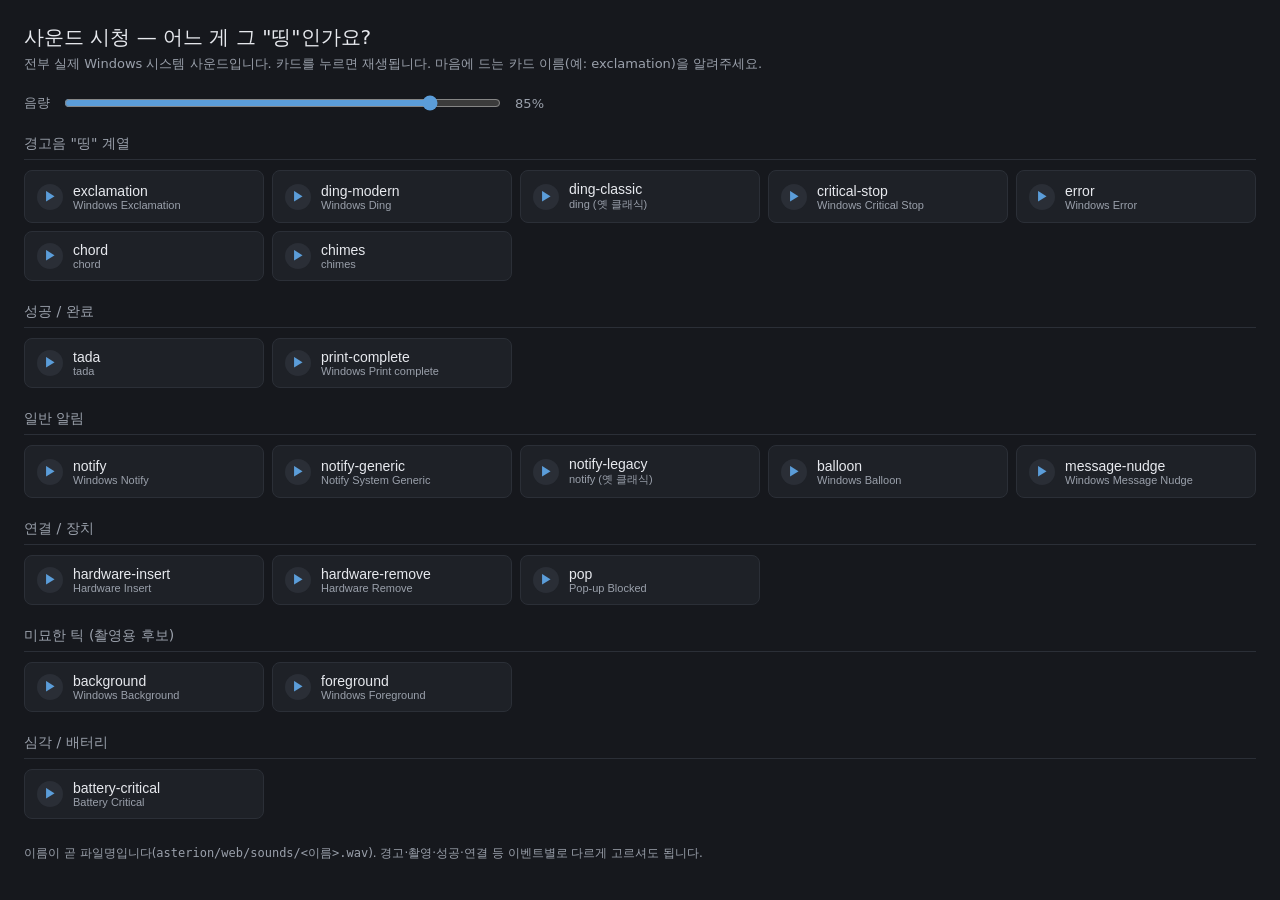
<file: asterion/web/sound-audition.html>
<!DOCTYPE html>
<html lang="ko">
<head>
<meta charset="utf-8">
<meta name="viewport" content="width=device-width, initial-scale=1">
<title>ASTERION · 사운드 시청</title>
<style>
  :root { --bg:#16181d; --card:#1e2127; --line:#2b2f37; --tx:#e7e9ee; --tx2:#9aa0ab; --acc:#5b9dd9; }
  * { box-sizing:border-box; }
  body { margin:0; background:var(--bg); color:var(--tx);
         font-family:"IBM Plex Sans","Segoe UI",system-ui,sans-serif; padding:24px; }
  h1 { font-size:20px; font-weight:500; margin:0 0 4px; }
  p.sub { color:var(--tx2); font-size:13px; margin:0 0 20px; }
  .bar { display:flex; align-items:center; gap:12px; margin:0 0 22px; max-width:520px; }
  .bar span { font-size:13px; color:var(--tx2); white-space:nowrap; }
  input[type=range] { flex:1; accent-color:var(--acc); }
  h2 { font-size:14px; font-weight:500; color:var(--tx2); margin:22px 0 10px;
       border-bottom:1px solid var(--line); padding-bottom:6px; }
  .grid { display:grid; grid-template-columns:repeat(auto-fill,minmax(220px,1fr)); gap:8px; }
  button.snd { display:flex; align-items:center; gap:10px; text-align:left; cursor:pointer;
        background:var(--card); border:1px solid var(--line); border-radius:8px;
        color:var(--tx); padding:10px 12px; transition:border-color .12s, background .12s; }
  button.snd:hover { border-color:var(--acc); }
  button.snd:active { background:#262a31; }
  button.snd .play { width:26px; height:26px; flex:none; border-radius:50%; background:#2a2e36;
        display:flex; align-items:center; justify-content:center; color:var(--acc); font-size:13px; }
  button.snd .meta { display:flex; flex-direction:column; min-width:0; }
  button.snd .nm { font-size:14px; font-weight:500; }
  button.snd .src { font-size:11px; color:var(--tx2); }
  .hint { color:var(--tx2); font-size:12px; margin-top:24px; line-height:1.7; }
</style>
</head>
<body>
  <h1>사운드 시청 — 어느 게 그 "띵"인가요?</h1>
  <p class="sub">전부 실제 Windows 시스템 사운드입니다. 카드를 누르면 재생됩니다. 마음에 드는 카드 이름(예: exclamation)을 알려주세요.</p>
  <div class="bar">
    <span>음량</span>
    <input type="range" id="vol" min="0" max="100" step="1" value="85">
    <span id="volout">85%</span>
  </div>
  <div id="root"></div>
  <p class="hint">이름이 곧 파일명입니다(<code>asterion/web/sounds/&lt;이름&gt;.wav</code>). 경고·촬영·성공·연결 등 이벤트별로 다르게 고르셔도 됩니다.</p>

<script>
  var CATS = [
    ["경고음 \"띵\" 계열", [
      ["exclamation","Windows Exclamation"],
      ["ding-modern","Windows Ding"],
      ["ding-classic","ding (옛 클래식)"],
      ["critical-stop","Windows Critical Stop"],
      ["error","Windows Error"],
      ["chord","chord"],
      ["chimes","chimes"]
    ]],
    ["성공 / 완료", [
      ["tada","tada"],
      ["print-complete","Windows Print complete"]
    ]],
    ["일반 알림", [
      ["notify","Windows Notify"],
      ["notify-generic","Notify System Generic"],
      ["notify-legacy","notify (옛 클래식)"],
      ["balloon","Windows Balloon"],
      ["message-nudge","Windows Message Nudge"]
    ]],
    ["연결 / 장치", [
      ["hardware-insert","Hardware Insert"],
      ["hardware-remove","Hardware Remove"],
      ["pop","Pop-up Blocked"]
    ]],
    ["미묘한 틱 (촬영용 후보)", [
      ["background","Windows Background"],
      ["foreground","Windows Foreground"]
    ]],
    ["심각 / 배터리", [
      ["battery-critical","Battery Critical"]
    ]]
  ];

  var vol = 0.85, cur = null;
  function play(name) {
    if (cur) { try { cur.pause(); } catch(e){} }
    cur = new Audio("sounds/" + name + ".wav");
    cur.volume = vol;
    cur.play().catch(function(){});
  }
  var root = document.getElementById("root");
  CATS.forEach(function(cat){
    var h = document.createElement("h2"); h.textContent = cat[0]; root.appendChild(h);
    var g = document.createElement("div"); g.className = "grid";
    cat[1].forEach(function(s){
      var b = document.createElement("button"); b.className = "snd"; b.dataset.n = s[0];
      b.innerHTML = '<span class="play">&#9654;</span><span class="meta">' +
        '<span class="nm">' + s[0] + '</span><span class="src">' + s[1] + '</span></span>';
      g.appendChild(b);
    });
    root.appendChild(g);
  });
  root.addEventListener("click", function(e){
    var b = e.target.closest("button.snd"); if (b) play(b.dataset.n);
  });
  var vs = document.getElementById("vol"), vo = document.getElementById("volout");
  vs.addEventListener("input", function(){ vol = Number(vs.value)/100; vo.textContent = vs.value + "%"; });
</script>
</body>
</html>
</file>
